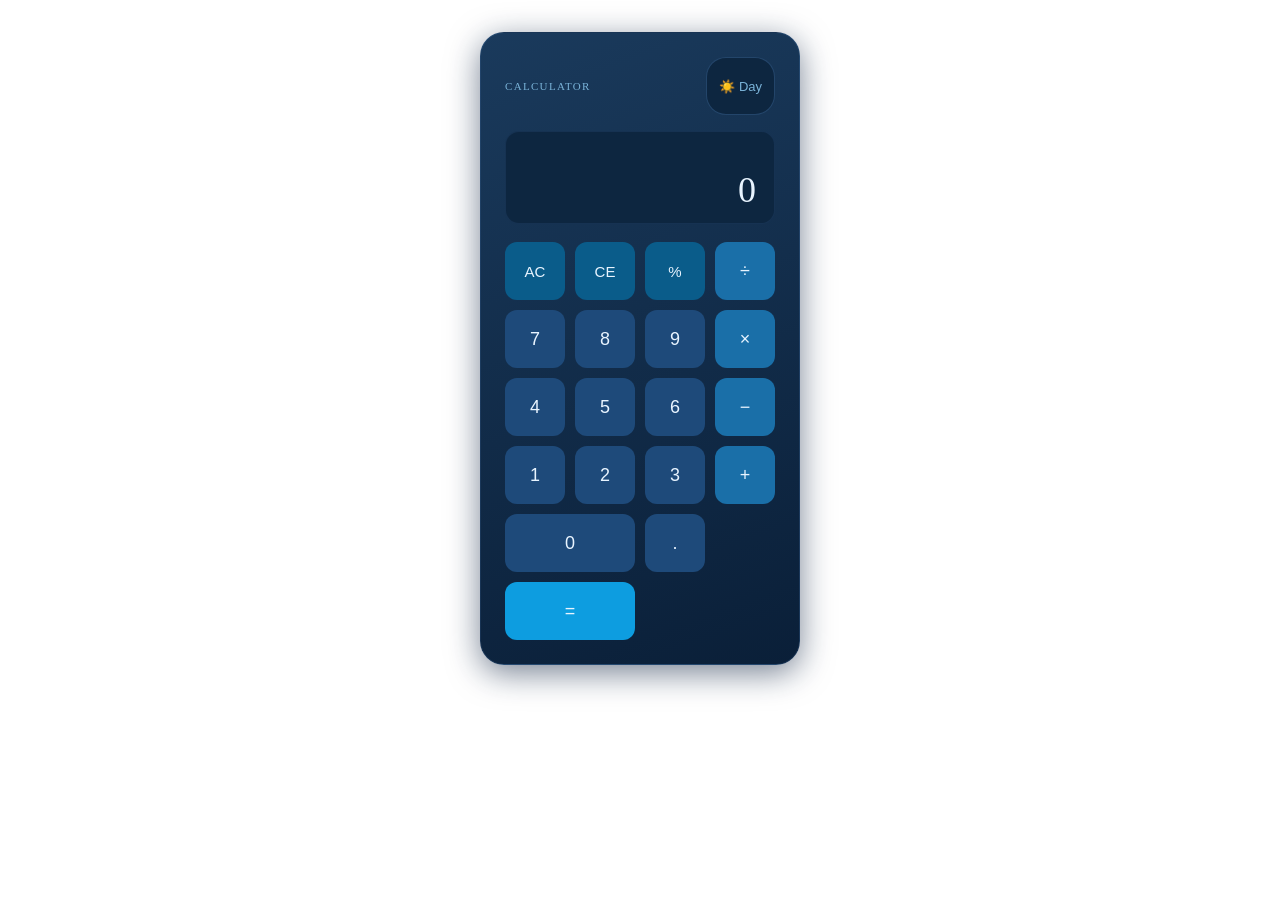
<file: calculator/index.html>
<!DOCTYPE html>
<html lang="en">

<head>
    <meta charset="UTF-8">
    <meta name="viewport" content="width=device-width, initial-scale=1.0">
    <link rel="stylesheet" href="style.css">
    <title>Calculator</title>
</head>

<body>
    <div class="wrapper">
        <div class="calc" id="calc">
            <div class="top-bar">
                <span class="label">Calculator</span>
                <button class="toggle" onclick="toggleMode()" id="modeBtn">☀️ Day</button>
            </div>
            <div class="display">
                <div class="expr" id="expr"></div>
                <div class="result" id="result">0</div>
            </div>
            <div class="grid">
                <button class="btn-clear" onclick="clearAll()">AC</button>
                <button class="btn-clear" onclick="clearEntry()">CE</button>
                <button class="btn-clear" onclick="percent()">%</button>
                <button class="btn-op" onclick="pressOp('/')">÷</button>

                <button class="btn-num" onclick="pressNum('7')">7</button>
                <button class="btn-num" onclick="pressNum('8')">8</button>
                <button class="btn-num" onclick="pressNum('9')">9</button>
                <button class="btn-op" onclick="pressOp('×')">×</button>

                <button class="btn-num" onclick="pressNum('4')">4</button>
                <button class="btn-num" onclick="pressNum('5')">5</button>
                <button class="btn-num" onclick="pressNum('6')">6</button>
                <button class="btn-op" onclick="pressOp('-')">−</button>

                <button class="btn-num" onclick="pressNum('1')">1</button>
                <button class="btn-num" onclick="pressNum('2')">2</button>
                <button class="btn-num" onclick="pressNum('3')">3</button>
                <button class="btn-op" onclick="pressOp('+')">+</button>

                <button class="btn-num btn-zero" onclick="pressNum('0')">0</button>
                <button class="btn-num" onclick="pressDot()">.</button>
                <button class="btn-eq" onclick="calculate()">=</button>
            </div>
        </div>
    </div>
    <script src="script.js"></script>

</body>

</html>
</file>
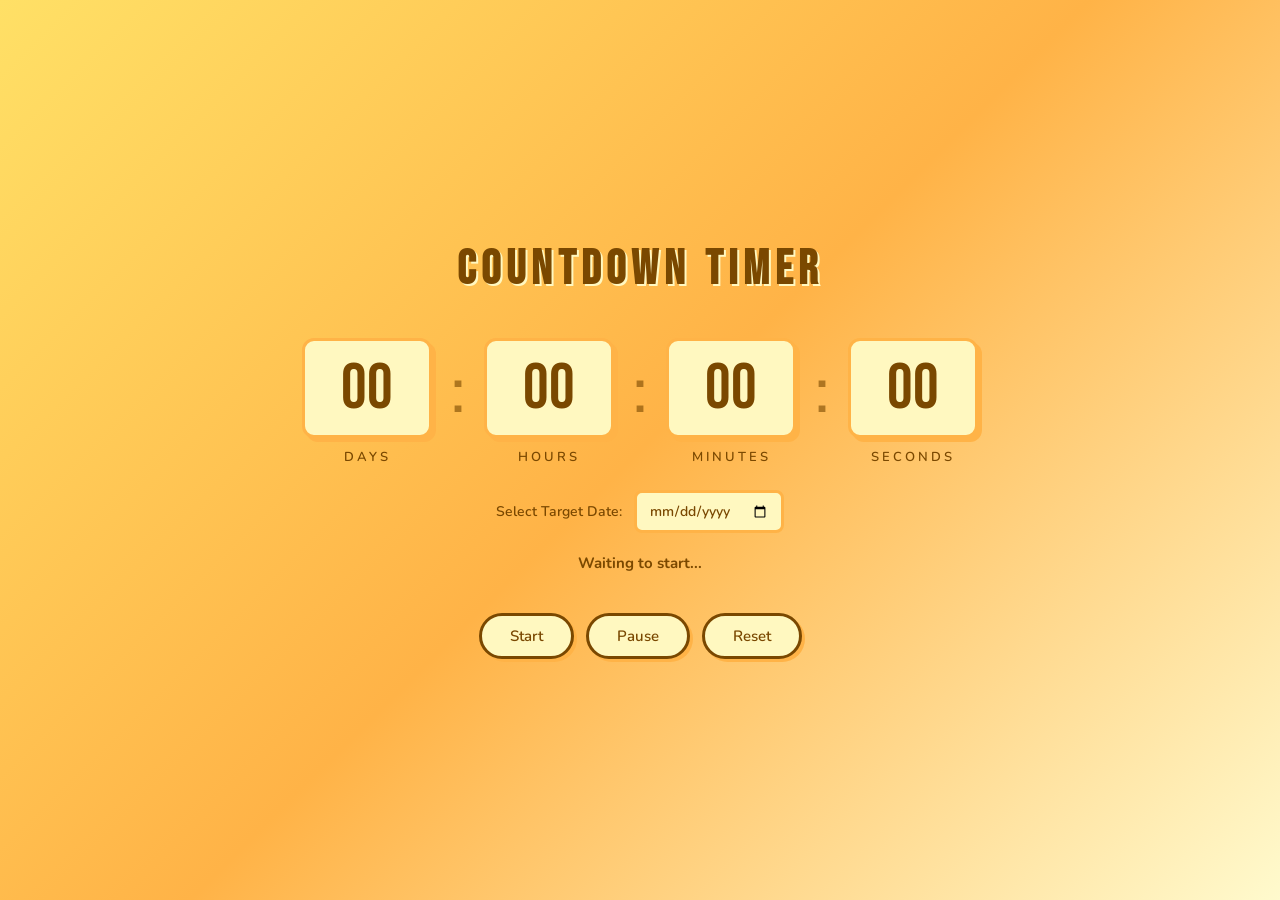
<file: countdown-timer/index.html>
<!DOCTYPE html>
<html lang="en">

<head>
  <meta charset="UTF-8" />
  <meta name="viewport" content="width=device-width, initial-scale=1.0" />
  <title>Countdown Timer</title>

  <link href="https://fonts.googleapis.com/css2?family=Bebas+Neue&family=Nunito:wght@400;600&display=swap"
    rel="stylesheet" />
  <link rel="stylesheet" href="style.css">
</head>

<body>

  <h1>Countdown Timer</h1>
  <div class="timer-wrapper">
    <div class="unit">
      <p id="days">00</p>
      <span class="label">Days</span>
    </div>

    <div class="separator">:</div>

    <div class="unit">
      <p id="hours">00</p>
      <span class="label">Hours</span>
    </div>

    <div class="separator">:</div>

    <div class="unit">
      <p id="minutes">00</p>
      <span class="label">Minutes</span>
    </div>

    <div class="separator">:</div>

    <div class="unit">
      <p id="seconds">00</p>
      <span class="label">Seconds</span>
    </div>
  </div>

  <!-- DATE SELECTION -->
  <div class="set-row">
    Select Target Date:
    <input type="date" id="targetDate">
  </div>

  <div class="status" id="statusText">
    Waiting to start...
  </div>

  <div class="controls">
    <button onclick="startTimer()">Start</button>
    <button onclick="pauseTimer()">Pause</button>
    <button onclick="resetTimer()">Reset</button>
  </div>

  <script src="script.js"></script>
</body>
</html>
</file>
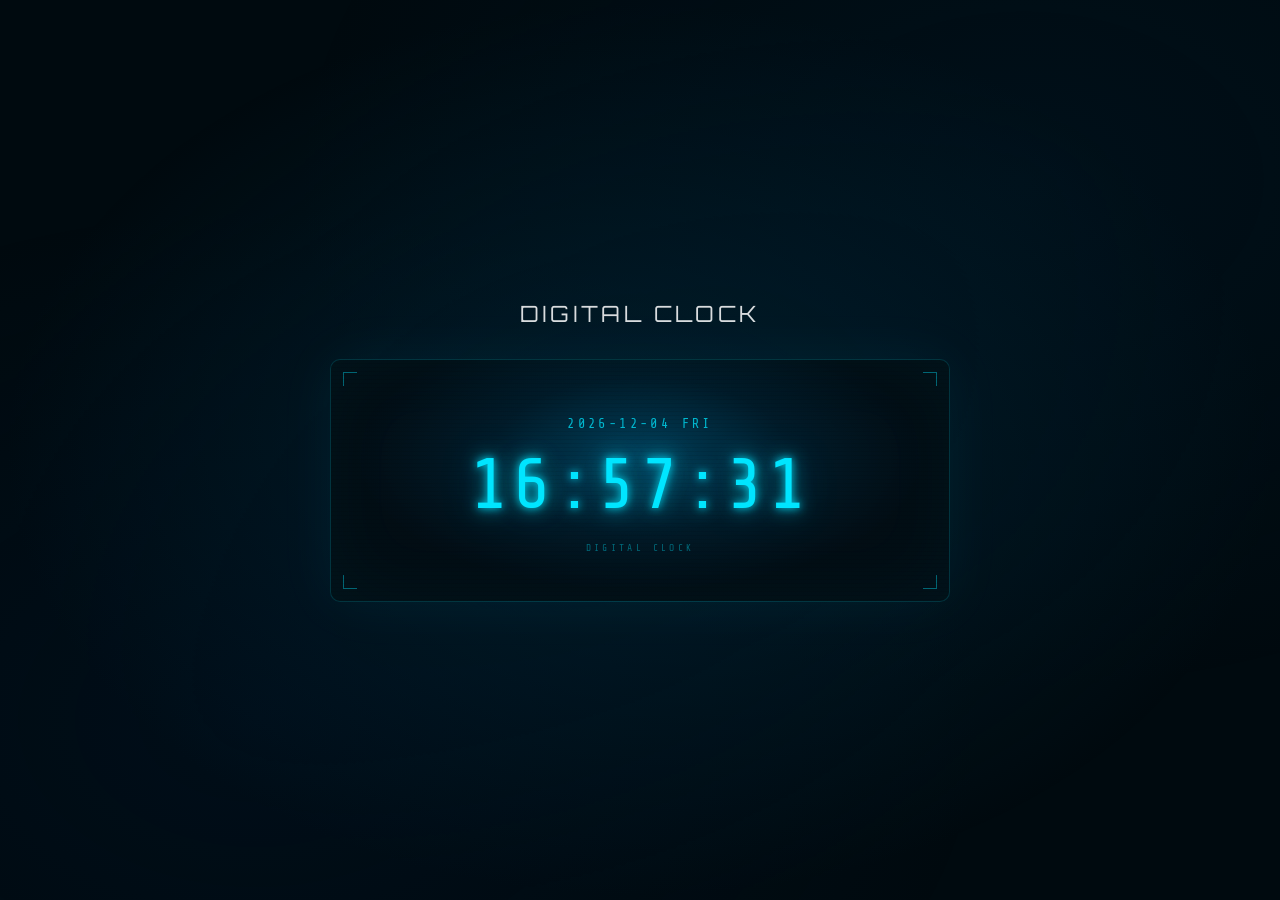
<file: digital-clock/index.html>
<!DOCTYPE html>
<html lang="en">

<head>
  <meta charset="UTF-8" />
  <meta name="viewport" content="width=device-width, initial-scale=1.0" />
  <title>Digital Clock</title>
  <link href="https://fonts.googleapis.com/css2?family=Share+Tech+Mono&family=Orbitron:wght@400;700&display=swap"
    rel="stylesheet" />
  <link rel="stylesheet" href="style.css" />
</head>

<body>
  <div class="stars" id="stars"></div>

  <h1 class="page-title">Digital Clock</h1>

  <div class="clock-wrapper">
    <div class="clock-card">
      <div class="corner tl"></div>
      <div class="corner tr"></div>
      <div class="corner bl"></div>
      <div class="corner br"></div>

      <div class="date-display" id="date">2026-05-12 TUE</div>
      <div class="time-display" id="time">00<span class="colon">:</span>00<span class="colon">:</span>00</div>
      <div class="label">Digital Clock</div>
    </div>
  </div>
  <script src="script.js"></script>
</body>

</html>
</file>
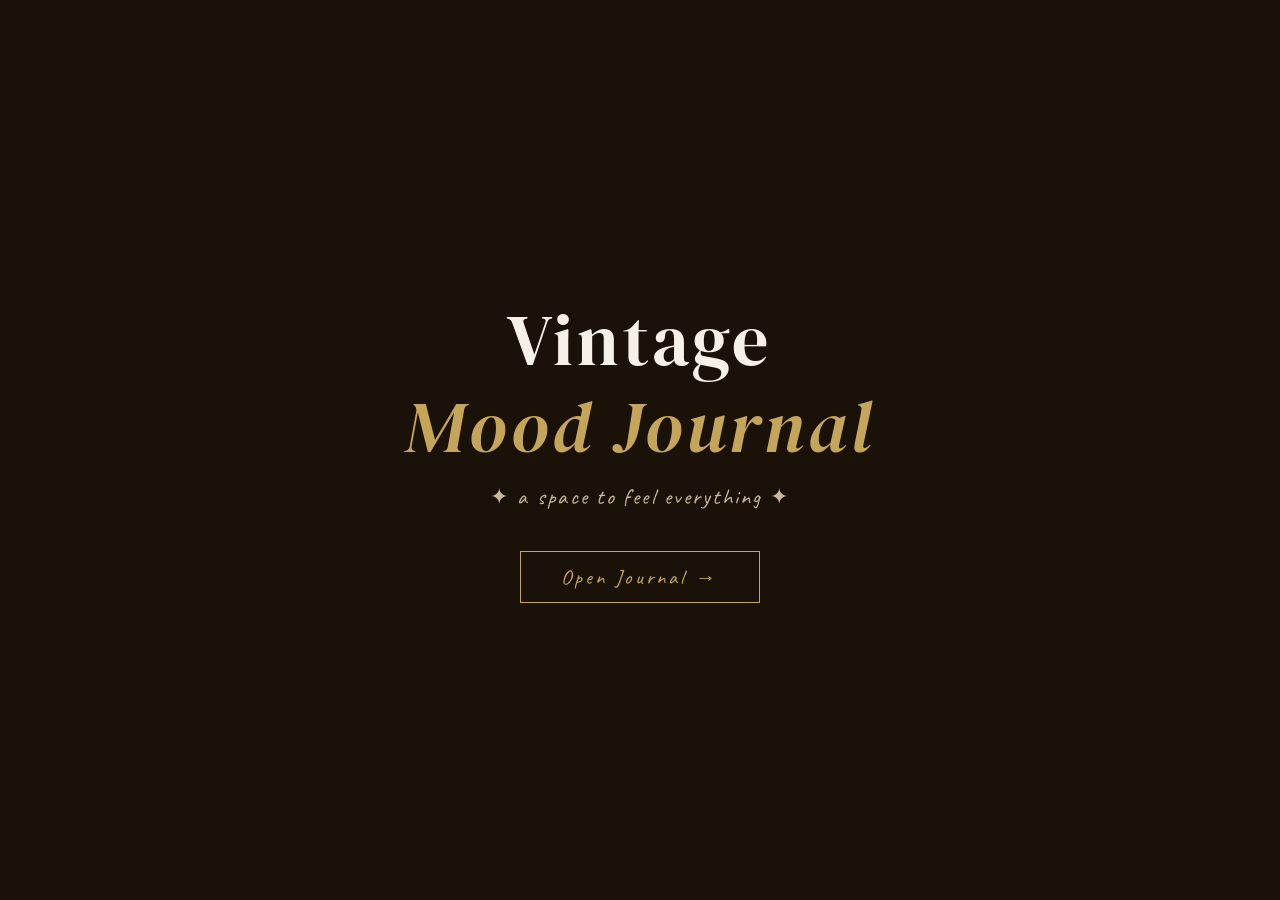
<file: journal/index.html>
<!DOCTYPE html>
<html lang="en">
<head>
<meta charset="UTF-8">
<meta name="viewport" content="width=device-width, initial-scale=1.0">
<title>Vintage Mood Journal ✦</title>
<link href="https://fonts.googleapis.com/css2?family=Playfair+Display:ital,wght@0,400;0,700;1,400&family=Caveat:wght@400;600;700&family=Libre+Baskerville:ital@1&family=DM+Serif+Display:ital@0;1&family=Crimson+Pro:ital,wght@0,300;1,300&display=swap" rel="stylesheet">
<link rel="stylesheet" href="style.css">
</head>
<body>

<div id="particles-container"></div>
<canvas id="rain-canvas"></canvas>

<div id="toast">✨ Saved to your journal!</div>
<div id="splash">
  <div class="splash-title">Vintage<br><em>Mood Journal</em></div>
  <div class="splash-sub">✦ a space to feel everything ✦</div>
  <button class="enter-btn" onclick="enterApp()">Open Journal →</button>
</div>

<div id="app">
  <button id="menu-toggle" onclick="toggleSidebar()">☰</button>
  <nav id="sidebar">
    <div class="sidebar-logo">
      <h1>Vintage<br><em>Mood Journal</em></h1>
      <span>✦ a space to feel everything</span>
    </div>
    <div class="nav-section">
      <h3>Navigate</h3>
      <button class="nav-btn active" onclick="showView('calendar-view', this)"></span> Calendar</button>
      <button class="nav-btn" onclick="showView('entry-view', this)"></span> New Entry</button>
      <button class="nav-btn" onclick="showView('entries-view', this)"></span> My Journal</button>
    </div>
    <div class="nav-section">
      <h3>Vibes</h3>
      <button class="nav-btn" onclick="toggleRain()"><span id="rain-label">Rain On</span></button>
      <button class="nav-btn" onclick="toggleParticles()"><span id="particle-label">Sparkles On</span></button>
    </div>
    <div class="mood-legend">
      <h3>Mood Key</h3>
      <div class="mood-dot-row"><div class="mood-dot" style="background:#f4c842"></div> happy</div>
      <div class="mood-dot-row"><div class="mood-dot" style="background:#8aa5b5"></div> tired</div>
      <div class="mood-dot-row"><div class="mood-dot" style="background:#c8a0d8"></div> chaotic</div>
      <div class="mood-dot-row"><div class="mood-dot" style="background:#e8a0a0"></div> romanticizing life</div>
      <div class="mood-dot-row"><div class="mood-dot" style="background:#7a9478"></div> engineering cooked me</div>
    </div>
  </nav>

  <div id="main">

    <!-- CALENDAR VIEW -->
    <div id="calendar-view" class="view active">
      <div class="page-header">
        <h2><em>Memory</em> Calendar</h2>
      </div>
      <div class="cal-month-nav">
        <button onclick="changeMonth(-1)">← Prev</button>
        <span id="cal-month-label"></span>
        <button onclick="changeMonth(1)">Next →</button>
      </div>
      <div class="cal-grid" id="cal-grid">
      </div>
    </div>

    <!-- NEW ENTRY VIEW -->
    <div id="entry-view" class="view">
      <div class="page-header">
        <h2>New <em>Entry</em></h2>
      </div>
      <div class="entry-canvas">
        <div class="theme-selector">
          <button class="theme-btn vintage active" onclick="setTheme('vintage', this)">🍂 Vintage</button>
          <button class="theme-btn notebook" onclick="setTheme('notebook', this)">📓 Notebook</button>
          <button class="theme-btn dark-academia" onclick="setTheme('dark-academia', this)">🕯️ Dark Academia</button>
          <button class="theme-btn pastel" onclick="setTheme('pastel', this)">🌸 Pastel</button>
          <button class="theme-btn polaroid" onclick="setTheme('polaroid', this)">📷 Polaroid</button>
        </div>

        <div class="journal-paper paper-vintage corner-fold" id="journal-paper">
          <div class="entry-header-row">
            <div class="entry-date-block">
              <div class="entry-date-display" id="display-date"></div>
              <div class="entry-day-display" id="display-day"></div>
            </div>
            <div>
              <div style="font-family:'Caveat',cursive;font-size:0.8rem;opacity:0.6;margin-bottom:6px;letter-spacing:0.1em;">TODAY'S MOOD ✦</div>
              <div class="mood-picker-row" id="mood-picker"></div>
            </div>
          </div>
          <input class="quote-input" id="quote-input" placeholder="✦ add a quote, a lyric, a feeling... ✦" maxlength="120">
          <div class="paper-divider"><span>❧</span></div>
          <textarea class="journal-textarea" id="journal-text" placeholder="dear journal,

today was...

(write anything — your thoughts, observations, moments worth keeping)"></textarea>

          <div class="paper-divider" style="margin-top:20px"><span>✿</span></div>
          <div class="photo-zone" id="photo-zone">
            <div class="upload-btn-area" onclick="document.getElementById('file-input').click()">
              <span class="plus">+</span>
              <span>add photo</span>
            </div>
          </div>
          <div class="song-row">
            <span class="song-icon">🎵</span>
            <input class="song-input" id="song-input" placeholder="song you're vibing to...">
          </div>
        </div>

        <div class="sticker-panel">
          <h3>✦ DRAG STICKERS ONTO YOUR PAGE ✦</h3>
          <div class="sticker-categories" id="sticker-categories"></div>
          <div class="sticker-grid" id="sticker-grid"></div>
        </div>

        <div class="save-row">
          <button class="btn-primary" onclick="saveEntry()"> Save Entry</button>
          <button class="btn-secondary" onclick="clearEntry()">↺ Clear</button>
        </div>
      </div>
    </div>

    <div id="entries-view" class="view">
      <div class="page-header">
        <h2> My <em>Journal</em></h2>
      </div>
      <div class="stats-banner" id="stats-banner"></div>
      <div class="entries-grid" id="entries-grid"></div>
      <div id="no-entries" style="display:none;font-family:'Caveat',cursive;color:var(--warm-tan);font-size:1.3rem;text-align:center;padding:60px;opacity:0.6;">
        No entries yet ✦ Start writing your story 🌿
      </div>
    </div>

    <div id="detail-view" class="view">
      <button class="back-btn" onclick="showView('entries-view', null)">← Back to Journal</button>
      <div id="detail-content"></div>
    </div>

  </div>
</div>

<input type="file" id="file-input" accept="image/*" multiple onchange="handleFileUpload(event)">

<script src="script.js"></script>
</body>
</html>
</file>
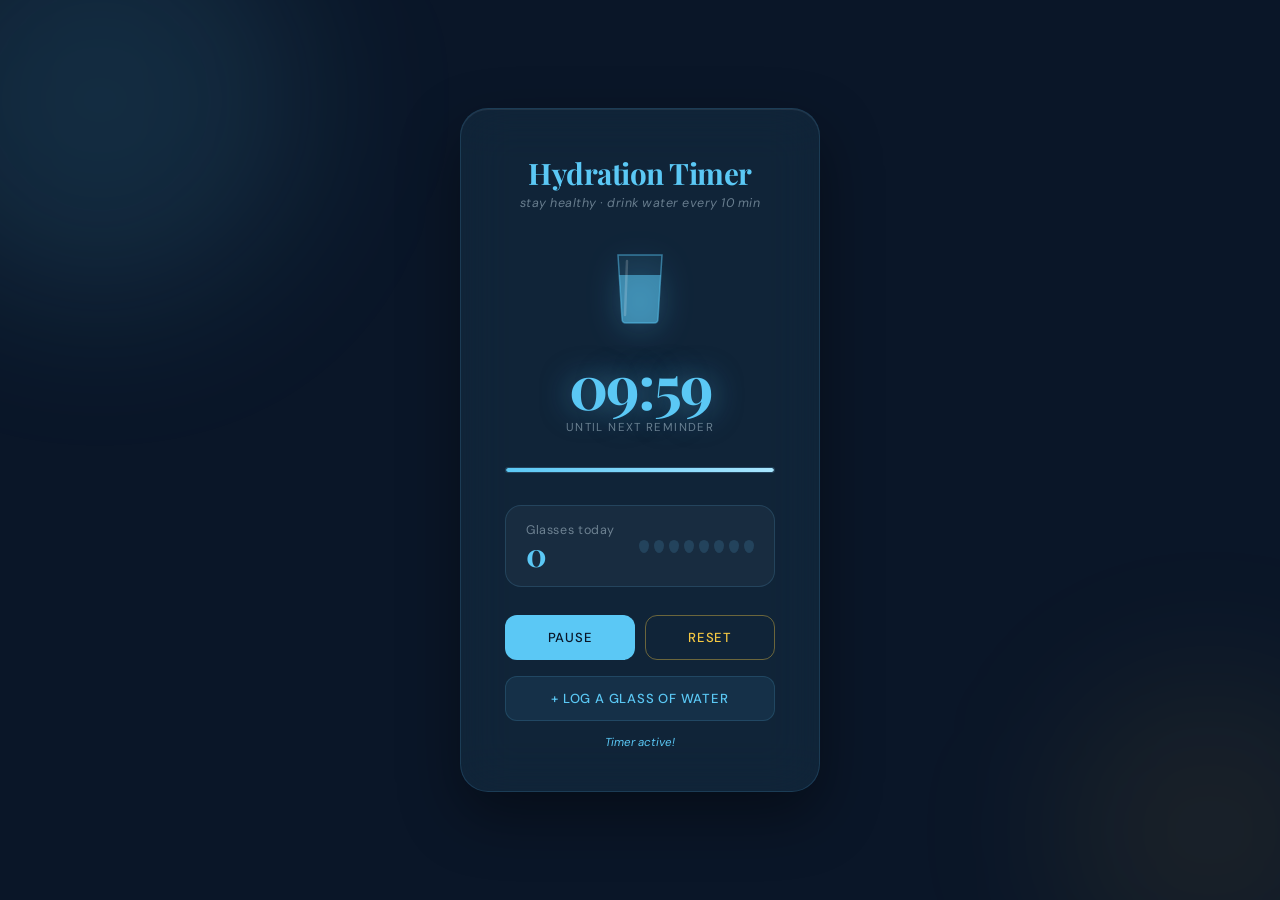
<file: water-reminder/index.html>
<!DOCTYPE html>
<html lang="en">
<head>
<meta charset="UTF-8">
<meta name="viewport" content="width=device-width, initial-scale=1.0">
<title>Hydration Timer</title>
<link href="https://fonts.googleapis.com/css2?family=Playfair+Display:ital,wght@0,400;0,700;1,400&family=DM+Sans:wght@300;400;500&display=swap" rel="stylesheet">
<link rel="stylesheet" href="style.css">
</head>
<body>

<div class="card">
  <div class="card-header">
    <div class="title">Hydration Timer</div>
    <div class="subtitle">stay healthy · drink water every 10 min</div>
  </div>

  <div class="glass-wrap">
    <div class="water-glass">
      <svg viewBox="0 0 64 80" fill="none" xmlns="http://www.w3.org/2000/svg">
        <path d="M10 8 L14 72 Q14 76 18 76 L46 76 Q50 76 50 72 L54 8 Z" fill="rgba(91,200,245,0.08)" stroke="rgba(91,200,245,0.5)" stroke-width="1.5"/>
        <clipPath id="glassClip">
          <path d="M10 8 L14 72 Q14 76 18 76 L46 76 Q50 76 50 72 L54 8 Z"/>
        </clipPath>
        <rect class="water-fill" x="8" y="28" width="48" height="52" fill="rgba(91,200,245,0.55)" clip-path="url(#glassClip)"/>
        <line x1="19" y1="14" x2="17" y2="68" stroke="rgba(255,255,255,0.18)" stroke-width="2.5" stroke-linecap="round"/>
      </svg>
    </div>
  </div>

  <div class="timer-display">
    <div class="timer-num" id="timer">10:00</div>
    <div class="timer-label">until next reminder</div>
  </div>

  <div class="progress-wrap">
    <div class="progress-bar" id="progress"></div>
  </div>

  <div class="count-box">
    <div>
      <div class="count-label">Glasses today</div>
      <div class="count-num" id="count">0</div>
    </div>
    <div class="droplets" id="drops"></div>
  </div>

  <div class="btns">
    <button class="btn btn-primary" id="pauseBtn" onclick="togglePause()">Pause</button>
    <button class="btn btn-outline" onclick="resetTimer()">Reset</button>
  </div>
  <button class="btn btn-log" onclick="logGlass()">+ Log a glass of water</button>

  <div class="status active" id="status">Timer active!</div>
</div>

<script src="script.js"></script>
</body>
</html>
</file>
<file: calculator/style.css>
:root {
      --calc-bg-start: #1a3a5c;
      --calc-bg-end: #0a1f38;
      --display-bg: #0d2640;
      --btn-num: #1e4a7a;
      --btn-num-hover: #245a94;
      --btn-op: #1a6fa8;
      --btn-op-hover: #2080c0;
      --btn-eq: #0d9de0;
      --btn-eq-hover: #10b5ff;
      --btn-clear: #0a5c8a;
      --btn-clear-hover: #0d6ea5;
      --text-main: #e8f4ff;
      --text-muted: #7ab3d8;
      --shadow: 0 8px 32px rgba(10, 30, 60, 0.55);
      --toggle-bg: #0d2640;
      --mode-icon: "☀️";
  }

  .night-mode {
      --calc-bg-start: #0a1520;
      --calc-bg-end: #030a14;
      --display-bg: #050f1a;
      --btn-num: #0d2a45;
      --btn-num-hover: #12355a;
      --btn-op: #0d4a72;
      --btn-op-hover: #105a8a;
      --btn-eq: #0a6a9e;
      --btn-eq-hover: #0c80be;
      --btn-clear: #072845;
      --btn-clear-hover: #0a3555;
      --text-main: #b0d8f8;
      --text-muted: #4a7a9c;
      --shadow: 0 8px 40px rgba(0, 5, 15, 0.85);
      --toggle-bg: #050f1a;
      --mode-icon: "🌙";
  }

  * {
      box-sizing: border-box;
      margin: 0;
      padding: 0;
  }

  body,
  html {
      background: transparent;
  }

  .wrapper {
      display: flex;
      justify-content: center;
      align-items: flex-start;
      padding: 2rem 1rem 2.5rem;
      min-height: 520px;
  }

  .calc {
      background: linear-gradient(160deg, var(--calc-bg-start), var(--calc-bg-end));
      border-radius: 24px;
      padding: 24px;
      width: 320px;
      box-shadow: var(--shadow);
      border: 1px solid rgba(100, 160, 230, 0.15);
      transition: background 0.4s, box-shadow 0.4s;
  }

  .top-bar {
      display: flex;
      justify-content: space-between;
      align-items: center;
      margin-bottom: 16px;
  }

  .label {
      font-size: 11px;
      font-weight: 500;
      color: var(--text-muted);
      letter-spacing: 0.12em;
      text-transform: uppercase;
  }

  .toggle {
      background: var(--toggle-bg);
      border: 1px solid rgba(100, 160, 230, 0.25);
      border-radius: 20px;
      padding: 5px 12px;
      cursor: pointer;
      font-size: 13px;
      color: var(--text-muted);
      display: flex;
      align-items: center;
      gap: 6px;
      transition: background 0.3s, border 0.3s;
  }

  .toggle:hover {
      border-color: rgba(100, 160, 230, 0.5);
  }

  .display {
      background: var(--display-bg);
      border-radius: 14px;
      padding: 16px 18px 12px;
      margin-bottom: 18px;
      border: 1px solid rgba(100, 160, 230, 0.1);
      min-height: 90px;
      display: flex;
      flex-direction: column;
      justify-content: flex-end;
      align-items: flex-end;
      transition: background 0.4s;
  }

  .expr {
      font-size: 13px;
      color: var(--text-muted);
      min-height: 18px;
      word-break: break-all;
      text-align: right;
      margin-bottom: 4px;
  }

  .result {
      font-size: 36px;
      font-weight: 400;
      color: var(--text-main);
      word-break: break-all;
      text-align: right;
      line-height: 1.15;
  }

  .grid {
      display: grid;
      grid-template-columns: repeat(4, 1fr);
      gap: 10px;
  }

  button {
      border: none;
      outline: none;
      cursor: pointer;
      border-radius: 12px;
      font-size: 18px;
      font-weight: 400;
      height: 58px;
      transition: background 0.18s, transform 0.1s;
      color: var(--text-main);
  }

  button:active {
      transform: scale(0.94);
  }

  .btn-num {
      background: var(--btn-num);
  }

  .btn-num:hover {
      background: var(--btn-num-hover);
  }

  .btn-op {
      background: var(--btn-op);
  }

  .btn-op:hover {
      background: var(--btn-op-hover);
  }

  .btn-clear {
      background: var(--btn-clear);
      font-size: 15px;
  }

  .btn-clear:hover {
      background: var(--btn-clear-hover);
  }

  .btn-eq {
      background: var(--btn-eq);
      grid-column: span 2;
  }

  .btn-eq:hover {
      background: var(--btn-eq-hover);
  }

  .btn-zero {
      grid-column: span 2;
  }

  .error {
      color: #ff7a7a;
      font-size: 14px;
  }
</file>
<file: countdown-timer/style.css>
* {
      box-sizing: border-box;
      margin: 0;
      padding: 0;
    }

    body {
      background: linear-gradient(135deg, #ffe066, #ffb347, #fffacd);
      min-height: 100vh;
      font-family: 'Nunito', sans-serif;
      display: flex;
      flex-direction: column;
      align-items: center;
      justify-content: center;
      padding: 20px;
    }

    h1 {
      font-family: 'Bebas Neue', sans-serif;
      font-size: 48px;
      letter-spacing: 6px;
      color: #7a4800;
      margin-bottom: 40px;
      text-shadow: 2px 2px 0 #fff8c0;
    }

    .timer-wrapper {
      display: flex;
      gap: 20px;
      flex-wrap: wrap;
      justify-content: center;
    }

    .unit {
      display: flex;
      flex-direction: column;
      align-items: center;
      gap: 10px;
    }

    p {
      background-color: #fff8c0;
      border: 3px solid #ffb347;
      border-radius: 12px;
      display: inline-flex;
      font-family: 'Bebas Neue', sans-serif;
      font-size: 64px;
      height: 100px;
      width: 130px;
      justify-content: center;
      align-items: center;
      color: #7a4800;
      box-shadow: 4px 4px 0 #ffb347;
    }

    .label {
      font-size: 13px;
      font-weight: 600;
      letter-spacing: 3px;
      text-transform: uppercase;
      color: #7a4800;
    }

    .separator {
      font-family: 'Bebas Neue', sans-serif;
      font-size: 64px;
      color: #7a4800;
      align-self: flex-start;
      margin-top: 16px;
      opacity: 0.6;
    }

    .controls {
      margin-top: 40px;
      display: flex;
      gap: 12px;
      flex-wrap: wrap;
      justify-content: center;
    }

    button {
      font-family: 'Nunito', sans-serif;
      font-weight: 600;
      font-size: 15px;
      padding: 10px 28px;
      border: 3px solid #7a4800;
      border-radius: 30px;
      cursor: pointer;
      background: #fff8c0;
      color: #7a4800;
      box-shadow: 3px 3px 0 #ffb347;
      transition: transform 0.1s, box-shadow 0.1s;
    }

    button:hover {
      transform: translate(-1px, -1px);
      box-shadow: 4px 4px 0 #ffb347;
    }

    button:active {
      transform: translate(2px, 2px);
      box-shadow: 1px 1px 0 #ffb347;
    }

    .set-row {
      margin-top: 24px;
      display: flex;
      align-items: center;
      gap: 12px;
      font-size: 14px;
      font-weight: 600;
      color: #7a4800;
      flex-wrap: wrap;
      justify-content: center;
    }

    .set-row input {
      padding: 8px 12px;
      border: 3px solid #ffb347;
      border-radius: 8px;
      background: #fff8c0;
      font-family: 'Nunito', sans-serif;
      font-size: 14px;
      font-weight: 600;
      color: #7a4800;
      outline: none;
    }

    .status {
      margin-top: 20px;
      font-size: 15px;
      font-weight: 700;
      color: #7a4800;
    }
</file>
<file: digital-clock/style.css>
*,
 *::before,
 *::after {
     box-sizing: border-box;
     margin: 0;
     padding: 0;
 }

 :root {
     --glow-cyan: #00e5ff;
     --glow-dim: rgba(0, 229, 255, 0.15);
     --bg-deep: #000a0f;
     --bg-card: #020d14;
     --border-color: rgba(0, 229, 255, 0.18);
 }

 body {
     min-height: 100vh;
     display: flex;
     flex-direction: column;
     align-items: center;
     justify-content: center;
     background: var(--bg-deep);
     font-family: 'Share Tech Mono', monospace;
     overflow: hidden;
     position: relative;
 }

 /* Starfield background */
 body::before {
     content: '';
     position: fixed;
     inset: 0;
     background:
         radial-gradient(ellipse at 50% 50%, rgba(0, 40, 60, 0.6) 0%, transparent 70%),
         radial-gradient(ellipse at 20% 80%, rgba(0, 20, 40, 0.4) 0%, transparent 50%),
         radial-gradient(ellipse at 80% 20%, rgba(0, 30, 50, 0.3) 0%, transparent 50%);
     pointer-events: none;
 }

 /* Stars */
 .stars {
     position: fixed;
     inset: 0;
     pointer-events: none;
     z-index: 0;
 }

 .star {
     position: absolute;
     width: 2px;
     height: 2px;
     background: white;
     border-radius: 50%;
     opacity: 0;
     animation: twinkle var(--dur, 3s) ease-in-out infinite var(--delay, 0s);
 }

 @keyframes twinkle {

     0%,
     100% {
         opacity: 0;
     }

     50% {
         opacity: var(--max-opacity, 0.7);
     }
 }

 h1.page-title {
     font-family: 'Orbitron', monospace;
     font-weight: 400;
     font-size: 1.4rem;
     color: rgba(255, 255, 255, 0.85);
     letter-spacing: 0.15em;
     margin-bottom: 32px;
     text-transform: uppercase;
     position: relative;
     z-index: 2;
 }

 .clock-wrapper {
     position: relative;
     z-index: 2;
     width: min(620px, 92vw);
 }

 .clock-card {
     background: radial-gradient(ellipse at 50% 40%, rgba(0, 60, 90, 0.55) 0%, rgba(2, 13, 20, 0.95) 65%);
     border: 1px solid var(--border-color);
     border-radius: 10px;
     padding: 56px 40px 48px;
     display: flex;
     flex-direction: column;
     align-items: center;
     gap: 18px;
     position: relative;
     overflow: hidden;
     box-shadow:
         0 0 60px rgba(0, 229, 255, 0.06),
         inset 0 0 80px rgba(0, 229, 255, 0.04);
 }

 /* Subtle glow center */
 .clock-card::before {
     content: '';
     position: absolute;
     top: 40%;
     left: 50%;
     transform: translate(-50%, -50%);
     width: 300px;
     height: 160px;
     background: radial-gradient(ellipse, rgba(0, 140, 180, 0.18) 0%, transparent 70%);
     pointer-events: none;
 }

 /* Scan line effect */
 .clock-card::after {
     content: '';
     position: absolute;
     inset: 0;
     background: repeating-linear-gradient(to bottom,
             transparent,
             transparent 3px,
             rgba(0, 0, 0, 0.08) 3px,
             rgba(0, 0, 0, 0.08) 4px);
     pointer-events: none;
     border-radius: 10px;
 }

 .date-display {
     font-family: 'Share Tech Mono', monospace;
     font-size: 0.85rem;
     letter-spacing: 0.25em;
     color: rgba(0, 229, 255, 0.75);
     text-transform: uppercase;
     position: relative;
     z-index: 1;
 }

 .time-display {
     font-family: 'Share Tech Mono', monospace;
     font-size: clamp(3rem, 10vw, 4.5rem);
     letter-spacing: 0.05em;
     color: var(--glow-cyan);
     text-shadow:
         0 0 8px rgba(0, 229, 255, 0.9),
         0 0 20px rgba(0, 229, 255, 0.6),
         0 0 45px rgba(0, 229, 255, 0.3),
         0 0 80px rgba(0, 229, 255, 0.1);
     animation: pulse-glow 2s ease-in-out infinite;
     position: relative;
     z-index: 1;
     line-height: 1;
 }

 @keyframes pulse-glow {

     0%,
     100% {
         text-shadow:
             0 0 8px rgba(0, 229, 255, 0.9),
             0 0 20px rgba(0, 229, 255, 0.6),
             0 0 45px rgba(0, 229, 255, 0.3),
             0 0 80px rgba(0, 229, 255, 0.1);
     }

     50% {
         text-shadow:
             0 0 10px rgba(0, 229, 255, 1),
             0 0 28px rgba(0, 229, 255, 0.75),
             0 0 60px rgba(0, 229, 255, 0.4),
             0 0 100px rgba(0, 229, 255, 0.15);
     }
 }

 /* Blinking colon */
 .colon {
     animation: blink 1s step-end infinite;
     display: inline-block;
 }

 @keyframes blink {

     0%,
     100% {
         opacity: 1;
     }

     50% {
         opacity: 0.15;
     }
 }

 .label {
     font-family: 'Share Tech Mono', monospace;
     font-size: 0.6rem;
     letter-spacing: 0.35em;
     color: rgba(0, 229, 255, 0.4);
     text-transform: uppercase;
     position: relative;
     z-index: 1;
     margin-top: 4px;
 }

 /* Decorative corner marks */
 .corner {
     position: absolute;
     width: 14px;
     height: 14px;
     border-color: rgba(0, 229, 255, 0.4);
     border-style: solid;
 }

 .corner.tl {
     top: 12px;
     left: 12px;
     border-width: 1px 0 0 1px;
 }

 .corner.tr {
     top: 12px;
     right: 12px;
     border-width: 1px 1px 0 0;
 }

 .corner.bl {
     bottom: 12px;
     left: 12px;
     border-width: 0 0 1px 1px;
 }

 .corner.br {
     bottom: 12px;
     right: 12px;
     border-width: 0 1px 1px 0;
 }
</file>
<file: journal/style.css>
:root {
    --cream: #f5f0e8;
    --parchment: #ede6d3;
    --warm-tan: #c9b99a;
    --sage: #7a9478;
    --dusty-rose: #c8998a;
    --aged-brown: #6b4c35;
    --ink: #2c1f14;
    --gold: #c5a55a;
    --muted-green: #5a7a5e;
    --faded-blue: #8aa5b5;
    --lavender: #b5a8c8;
  }

  * { margin: 0; padding: 0; box-sizing: border-box; }

  body {
    background: #1a1208;
    font-family: 'Crimson Pro', serif;
    min-height: 100vh;
    overflow-x: hidden;
    cursor: url("data:image/svg+xml,%3Csvg xmlns='http://www.w3.org/2000/svg' width='20' height='20' viewBox='0 0 20 20'%3E%3Ccircle cx='10' cy='10' r='3' fill='%23c5a55a' opacity='0.8'/%3E%3C/svg%3E") 10 10, auto;
  }

  /* Ambient floating particles */
  .particle { position: fixed; pointer-events: none; z-index: 0; opacity: 0; animation: floatUp linear infinite; font-size: 14px; }
  @keyframes floatUp {
    0% { opacity: 0; transform: translateY(100vh) rotate(0deg); }
    10% { opacity: 0.4; }
    90% { opacity: 0.2; }
    100% { opacity: 0; transform: translateY(-20px) rotate(360deg); }
  }

  /* ===== SPLASH SCREEN ===== */
  #splash {
    position: fixed; inset: 0; z-index: 999;
    background: #1a1208;
    display: flex; flex-direction: column; align-items: center; justify-content: center;
    transition: opacity 0.8s ease;
  }
  #splash .splash-title {
    font-family: 'DM Serif Display', serif;
    font-size: clamp(2rem, 6vw, 4.5rem);
    color: var(--cream);
    letter-spacing: 0.05em;
    text-align: center;
    line-height: 1.2;
  }
  #splash .splash-title em { color: var(--gold); font-style: italic; }
  #splash .splash-sub {
    font-family: 'Caveat', cursive;
    color: var(--warm-tan);
    font-size: 1.4rem;
    margin-top: 12px;
    letter-spacing: 0.1em;
  }
  #splash .splash-deco { font-size: 2.5rem; margin-bottom: 20px; animation: pulse 2s ease-in-out infinite; }
  @keyframes pulse { 0%,100%{transform:scale(1)} 50%{transform:scale(1.1)} }
  #splash .enter-btn {
    margin-top: 40px;
    padding: 12px 40px;
    background: transparent;
    border: 1.5px solid var(--gold);
    color: var(--gold);
    font-family: 'Caveat', cursive;
    font-size: 1.3rem;
    letter-spacing: 0.15em;
    cursor: pointer;
    transition: all 0.3s;
    position: relative;
    overflow: hidden;
  }
  #splash .enter-btn::before {
    content: ''; position: absolute; inset: 0;
    background: var(--gold); opacity: 0;
    transition: opacity 0.3s;
  }
  #splash .enter-btn:hover::before { opacity: 0.15; }
  #splash .enter-btn:hover { transform: translateY(-2px); box-shadow: 0 8px 30px rgba(197,165,90,0.3); }

  /* ===== MAIN APP ===== */
  #app { display: none; min-height: 100vh; }

  /* Sidebar / Nav */
  #sidebar {
    position: fixed; left: 0; top: 0; bottom: 0; width: 260px;
    background: #100d07;
    border-right: 1px solid rgba(197,165,90,0.2);
    z-index: 100;
    display: flex; flex-direction: column;
    padding: 24px 0;
    transition: transform 0.3s ease;
  }
  .sidebar-logo {
    padding: 0 24px 24px;
    border-bottom: 1px solid rgba(197,165,90,0.15);
  }
  .sidebar-logo h1 {
    font-family: 'DM Serif Display', serif;
    color: var(--cream);
    font-size: 1.3rem;
    line-height: 1.3;
  }
  .sidebar-logo h1 em { color: var(--gold); font-style: italic; }
  .sidebar-logo span { font-family: 'Caveat', cursive; color: var(--warm-tan); font-size: 0.85rem; }

  .nav-section { padding: 20px 24px 0; }
  .nav-section h3 { font-family: 'Caveat', cursive; color: var(--warm-tan); font-size: 0.75rem; letter-spacing: 0.2em; text-transform: uppercase; margin-bottom: 10px; }
  .nav-btn {
    display: flex; align-items: center; gap: 10px;
    width: 100%; padding: 10px 14px; margin-bottom: 4px;
    background: transparent; border: none;
    color: var(--cream); font-family: 'Caveat', cursive; font-size: 1.1rem;
    cursor: pointer; border-radius: 8px; text-align: left;
    transition: all 0.2s;
  }
  .nav-btn:hover, .nav-btn.active { background: rgba(197,165,90,0.12); color: var(--gold); }
  .nav-btn .icon { font-size: 1.2rem; width: 24px; text-align: center; }

  .mood-legend { padding: 20px 24px; margin-top: auto; border-top: 1px solid rgba(197,165,90,0.15); }
  .mood-legend h3 { font-family: 'Caveat', cursive; color: var(--warm-tan); font-size: 0.75rem; letter-spacing: 0.2em; text-transform: uppercase; margin-bottom: 10px; }
  .mood-dot-row { display: flex; align-items: center; gap: 8px; margin-bottom: 6px; font-family: 'Caveat', cursive; color: var(--warm-tan); font-size: 0.9rem; }
  .mood-dot { width: 10px; height: 10px; border-radius: 50%; flex-shrink: 0; }

  /* Main content area */
  #main {
    margin-left: 260px;
    min-height: 100vh;
    background: #1e1609;
    position: relative;
  }

  /* ===== VIEWS ===== */
  .view { display: none; padding: 40px; }
  .view.active { display: block; }

  /* Page header */
  .page-header {
    display: flex; align-items: center; justify-content: space-between;
    margin-bottom: 40px;
  }
  .page-header h2 {
    font-family: 'DM Serif Display', serif;
    color: var(--cream); font-size: 2rem;
    letter-spacing: 0.02em;
  }
  .page-header h2 em { color: var(--gold); font-style: italic; }

  /* ===== CALENDAR VIEW ===== */
  .cal-grid {
    display: grid; grid-template-columns: repeat(7, 1fr);
    gap: 8px; margin-top: 10px;
  }
  .cal-day-label {
    font-family: 'Caveat', cursive; color: var(--warm-tan);
    font-size: 0.8rem; letter-spacing: 0.1em; text-transform: uppercase;
    text-align: center; padding-bottom: 8px;
  }
  .cal-day {
    aspect-ratio: 1; border-radius: 12px;
    background: rgba(255,255,255,0.03);
    border: 1px solid rgba(197,165,90,0.1);
    display: flex; flex-direction: column; align-items: center; justify-content: center;
    cursor: pointer; transition: all 0.2s; position: relative;
    font-family: 'Caveat', cursive; color: var(--warm-tan); font-size: 1rem;
  }
  .cal-day:hover { border-color: var(--gold); transform: scale(1.05); }
  .cal-day.has-entry { border-color: rgba(197,165,90,0.4); }
  .cal-day.today { border-color: var(--gold); color: var(--gold); }
  .cal-day .mood-pip { width: 8px; height: 8px; border-radius: 50%; margin-top: 4px; }
  .cal-day.empty { opacity: 0; pointer-events: none; }
  .cal-month-nav { display: flex; align-items: center; gap: 20px; margin-bottom: 24px; }
  .cal-month-nav button { background: none; border: 1px solid rgba(197,165,90,0.3); color: var(--gold); padding: 6px 16px; font-family: 'Caveat', cursive; font-size: 1rem; cursor: pointer; border-radius: 6px; transition: all 0.2s; }
  .cal-month-nav button:hover { background: rgba(197,165,90,0.1); }
  .cal-month-nav span { font-family: 'DM Serif Display', serif; color: var(--cream); font-size: 1.4rem; }

  /* ===== NEW ENTRY VIEW ===== */
  .entry-canvas {
    max-width: 820px; margin: 0 auto;
    position: relative;
  }

  /* Theme selector */
  .theme-selector { display: flex; gap: 10px; margin-bottom: 24px; flex-wrap: wrap; }
  .theme-btn {
    padding: 8px 18px; border-radius: 20px; border: 1.5px solid transparent;
    font-family: 'Caveat', cursive; font-size: 1rem; cursor: pointer;
    transition: all 0.2s; white-space: nowrap;
  }
  .theme-btn.vintage { background: #c9b99a22; border-color: #c9b99a55; color: var(--warm-tan); }
  .theme-btn.notebook { background: #d4e8f022; border-color: #8aa5b555; color: var(--faded-blue); }
  .theme-btn.dark-academia { background: #2c1f1422; border-color: #6b4c3555; color: #c5a55a; }
  .theme-btn.pastel { background: #b5a8c822; border-color: #b5a8c855; color: var(--lavender); }
  .theme-btn.polaroid { background: #f5f0e822; border-color: #ede6d355; color: var(--parchment); }
  .theme-btn.active { transform: scale(1.05); filter: brightness(1.3); border-width: 2px; }

  /* Paper / Journal Page */
  .journal-paper {
    border-radius: 4px; padding: 50px 60px;
    position: relative; min-height: 700px;
    transition: all 0.4s ease;
    box-shadow: 4px 8px 40px rgba(0,0,0,0.6), 0 2px 0 rgba(255,255,255,0.05) inset;
  }

  /* Theme: vintage */
  .paper-vintage {
    background: #f2ead8;
    background-image: url("data:image/svg+xml,%3Csvg xmlns='http://www.w3.org/2000/svg' width='400' height='400'%3E%3Cfilter id='n'%3E%3CfeTurbulence type='fractalNoise' baseFrequency='0.65' numOctaves='3' stitchTiles='stitch'/%3E%3CfeColorMatrix type='saturate' values='0'/%3E%3C/filter%3E%3Crect width='400' height='400' filter='url(%23n)' opacity='0.08'/%3E%3C/svg%3E");
    color: var(--ink);
  }
  .paper-vintage::before {
    content: ''; position: absolute; inset: 0;
    background: linear-gradient(135deg, rgba(180,150,100,0.12) 0%, transparent 50%, rgba(150,120,80,0.08) 100%);
    border-radius: 4px; pointer-events: none;
  }

  /* Theme: notebook */
  .paper-notebook {
    background: #f8f9ff;
    background-image: repeating-linear-gradient(transparent, transparent 27px, #c5d5e855 28px);
    color: #2a3550;
  }
  .paper-notebook::after {
    content: ''; position: absolute; left: 80px; top: 0; bottom: 0; width: 1px;
    background: rgba(200,100,100,0.3); pointer-events: none;
  }

 
  .paper-dark-academia {
    background: #1c140e;
    background-image: url("data:image/svg+xml,%3Csvg xmlns='http://www.w3.org/2000/svg' width='300' height='300'%3E%3Cfilter id='n'%3E%3CfeTurbulence type='fractalNoise' baseFrequency='0.75' numOctaves='4' stitchTiles='stitch'/%3E%3CfeColorMatrix type='saturate' values='0'/%3E%3C/filter%3E%3Crect width='300' height='300' filter='url(%23n)' opacity='0.05'/%3E%3C/svg%3E");
    color: #d4c9a8;
    border: 1px solid rgba(197,165,90,0.2);
  }

  .paper-pastel {
    background: linear-gradient(160deg, #fff0f8 0%, #f0eeff 50%, #fff8f0 100%);
    color: #5a4060;
  }

  .paper-polaroid {
    background: #fafaf8;
    color: #333;
    border: 12px solid #fafaf8;
    box-shadow: 4px 8px 40px rgba(0,0,0,0.5), 0 0 0 1px rgba(0,0,0,0.05);
  }

  .entry-header-row {
    display: flex; align-items: flex-start; justify-content: space-between;
    margin-bottom: 30px; gap: 20px;
  }
  .entry-date-display {
    font-family: 'DM Serif Display', serif; font-size: 2.2rem;
    line-height: 1; letter-spacing: 0.02em;
    opacity: 0.9;
  }
  .entry-day-display {
    font-family: 'Caveat', cursive; font-size: 1.1rem; opacity: 0.6; margin-top: 4px;
  }

  .mood-picker-row { display: flex; gap: 8px; flex-wrap: wrap; }
  .mood-chip {
    padding: 6px 14px; border-radius: 20px; border: 1.5px solid transparent;
    font-family: 'Caveat', cursive; font-size: 1rem; cursor: pointer;
    background: rgba(0,0,0,0.08); transition: all 0.2s; white-space: nowrap;
  }
  .mood-chip:hover { transform: scale(1.05); }
  .mood-chip.selected { transform: scale(1.1); box-shadow: 0 4px 12px rgba(0,0,0,0.2); }

  .quote-input {
    width: 100%; background: transparent; border: none;
    font-family: 'Playfair Display', serif; font-style: italic;
    font-size: 1.05rem; color: inherit; opacity: 0.7;
    text-align: center; margin-bottom: 20px;
    border-bottom: 1px dashed currentColor;
    padding-bottom: 10px; outline: none;
    transition: opacity 0.2s;
  }
  .quote-input:focus { opacity: 1; }

  .paper-divider {
    display: flex; align-items: center; gap: 16px; margin: 20px 0;
    opacity: 0.5;
  }
  .paper-divider::before, .paper-divider::after { content: ''; flex: 1; height: 1px; background: currentColor; opacity: 0.3; }
  .paper-divider span { font-size: 1rem; }

  .journal-textarea {
    width: 100%; min-height: 200px;
    background: transparent; border: none; resize: none;
    font-family: 'Crimson Pro', serif; font-size: 1.15rem;
    color: inherit; line-height: 1.8; outline: none;
  }

  .photo-zone {
    margin-top: 20px; display: flex; flex-wrap: wrap; gap: 16px; align-items: flex-start;
    position: relative;
  }
  .upload-btn-area {
    width: 120px; height: 120px; border: 2px dashed rgba(0,0,0,0.2);
    border-radius: 8px; display: flex; flex-direction: column; align-items: center;
    justify-content: center; cursor: pointer; font-family: 'Caveat', cursive;
    font-size: 0.85rem; color: inherit; opacity: 0.5; transition: opacity 0.2s;
    flex-shrink: 0;
  }
  .upload-btn-area:hover { opacity: 0.8; }
  .upload-btn-area .plus { font-size: 2rem; line-height: 1; }
  .photo-item {
    position: relative; cursor: move;
    animation: photoAppear 0.3s ease;
    user-select: none;
  }
  @keyframes photoAppear { from { opacity: 0; transform: scale(0.8) rotate(-5deg); } to { opacity: 1; } }
  .photo-item img {
    display: block; max-width: 160px; max-height: 160px;
    object-fit: cover;
  }

  .photo-polaroid { background: white; padding: 8px 8px 28px; box-shadow: 2px 4px 12px rgba(0,0,0,0.25); transform: rotate(-3deg); }
  .photo-polaroid img { width: 140px; height: 120px; object-fit: cover; }
  .photo-polaroid .caption { font-family: 'Caveat', cursive; font-size: 0.8rem; color: #555; text-align: center; margin-top: 4px; padding: 0 4px; }

  .tape-photo { position: relative; }
  .tape-photo::before {
    content: ''; position: absolute; top: -10px; left: 50%; transform: translateX(-50%);
    width: 50px; height: 18px;
    background: rgba(220,200,150,0.6);
    border-radius: 2px;
    box-shadow: 0 1px 3px rgba(0,0,0,0.1);
    z-index: 2;
  }

  .delete-photo {
    position: absolute; top: -8px; right: -8px;
    background: #cc4444; color: white; border: none;
    width: 20px; height: 20px; border-radius: 50%;
    font-size: 0.7rem; cursor: pointer; display: none;
    align-items: center; justify-content: center;
    z-index: 10;
  }
  .photo-item:hover .delete-photo { display: flex; }

  .sticker-panel {
    margin-top: 24px;
    background: rgba(0,0,0,0.15);
    border-radius: 16px; padding: 16px 20px;
    border: 1px solid rgba(197,165,90,0.15);
  }
  .sticker-panel h3 {
    font-family: 'Caveat', cursive; color: var(--gold);
    font-size: 1rem; letter-spacing: 0.1em; margin-bottom: 12px;
  }
  .sticker-categories { display: flex; gap: 8px; margin-bottom: 12px; flex-wrap: wrap; }
  .sticker-cat-btn {
    padding: 4px 12px; border-radius: 12px; border: 1px solid rgba(197,165,90,0.25);
    background: transparent; color: var(--warm-tan); font-family: 'Caveat', cursive;
    font-size: 0.85rem; cursor: pointer; transition: all 0.2s;
  }
  .sticker-cat-btn.active, .sticker-cat-btn:hover { background: rgba(197,165,90,0.15); color: var(--gold); }
  .sticker-grid { display: flex; flex-wrap: wrap; gap: 6px; }
  .sticker-item {
    font-size: 1.8rem; cursor: grab; padding: 6px; border-radius: 8px;
    transition: transform 0.15s; user-select: none;
    background: transparent; border: none;
  }
  .sticker-item:hover { transform: scale(1.3) rotate(5deg); background: rgba(255,255,255,0.08); }
  .sticker-item:active { cursor: grabbing; }

  .placed-sticker {
    position: absolute; cursor: move; user-select: none; z-index: 50;
    font-size: 2rem; transition: filter 0.15s;
    touch-action: none;
  }
  .placed-sticker:hover { filter: drop-shadow(0 4px 8px rgba(0,0,0,0.4)); }
  .placed-sticker .sticker-del {
    position: absolute; top: -12px; right: -12px;
    background: #cc4444; color: white; border: none;
    width: 18px; height: 18px; border-radius: 50%;
    font-size: 0.65rem; cursor: pointer; display: none;
    align-items: center; justify-content: center;
    line-height: 1;
  }
  .placed-sticker:hover .sticker-del { display: flex; }

  .save-row { display: flex; gap: 12px; margin-top: 24px; }
  .btn-primary {
    padding: 12px 32px; background: var(--gold);
    border: none; color: #1a1208;
    font-family: 'Caveat', cursive; font-size: 1.2rem;
    cursor: pointer; border-radius: 8px;
    transition: all 0.2s; font-weight: 600;
  }
  .btn-primary:hover { background: #d4b46a; transform: translateY(-2px); box-shadow: 0 6px 20px rgba(197,165,90,0.4); }
  .btn-secondary {
    padding: 12px 28px; background: transparent;
    border: 1.5px solid rgba(197,165,90,0.4); color: var(--warm-tan);
    font-family: 'Caveat', cursive; font-size: 1.2rem;
    cursor: pointer; border-radius: 8px; transition: all 0.2s;
  }
  .btn-secondary:hover { border-color: var(--gold); color: var(--gold); }

  .entries-grid { display: grid; grid-template-columns: repeat(auto-fill, minmax(300px, 1fr)); gap: 24px; }
  .entry-card {
    border-radius: 4px; padding: 28px; position: relative;
    cursor: pointer; transition: all 0.25s;
    box-shadow: 3px 6px 24px rgba(0,0,0,0.5);
    overflow: hidden;
  }
  .entry-card:hover { transform: translateY(-4px) rotate(0.5deg); box-shadow: 6px 12px 40px rgba(0,0,0,0.6); }
  .entry-card .card-date {
    font-family: 'DM Serif Display', serif; font-size: 1.3rem; margin-bottom: 6px;
  }
  .entry-card .card-mood { font-family: 'Caveat', cursive; font-size: 0.95rem; opacity: 0.7; margin-bottom: 12px; }
  .entry-card .card-preview {
    font-family: 'Crimson Pro', serif; font-size: 1rem; opacity: 0.75; line-height: 1.6;
    display: -webkit-box; -webkit-line-clamp: 4; -webkit-box-orient: vertical; overflow: hidden;
    line-clamp: 4;
  }
  .entry-card .card-stickers { margin-top: 10px; font-size: 1.3rem; letter-spacing: 0.1em; }
  .entry-card .tape-corner {
    position: absolute; top: -10px; left: 20px; right: 20px; height: 22px;
    background: rgba(210,190,140,0.5); transform: rotate(-0.5deg);
    border-radius: 3px;
  }

  /* Stats banner */
  .stats-banner {
    display: flex; gap: 20px; margin-bottom: 32px; flex-wrap: wrap;
  }
  .stat-pill {
    background: rgba(255,255,255,0.04); border: 1px solid rgba(197,165,90,0.2);
    border-radius: 12px; padding: 14px 22px;
    font-family: 'Caveat', cursive;
  }
  .stat-pill .val { font-size: 2rem; color: var(--gold); line-height: 1; }
  .stat-pill .lbl { font-size: 0.85rem; color: var(--warm-tan); }

  /* ===== AMBIENT RAIN ===== */
  #rain-canvas { position: fixed; inset: 0; pointer-events: none; z-index: 1; opacity: 0; transition: opacity 1s; }

  /* ===== DETAIL VIEW ===== */
  .back-btn {
    display: inline-flex; align-items: center; gap: 8px;
    background: none; border: none; color: var(--warm-tan);
    font-family: 'Caveat', cursive; font-size: 1.1rem;
    cursor: pointer; margin-bottom: 28px; transition: color 0.2s;
  }
  .back-btn:hover { color: var(--gold); }

  /* Tag row */
  .tag { display: inline-block; padding: 3px 10px; border-radius: 12px; font-family: 'Caveat', cursive; font-size: 0.85rem; margin: 2px; }

  /* Animations */
  @keyframes fadeSlideUp { from { opacity: 0; transform: translateY(20px); } to { opacity: 1; transform: translateY(0); } }
  .view.active .entry-canvas, .view.active .entries-grid, .view.active .cal-grid { animation: fadeSlideUp 0.4s ease; }

  /* Torn edge effect */
  .torn-bottom::after {
    content: ''; position: absolute; bottom: -1px; left: 0; right: 0; height: 12px;
    background: inherit;
    clip-path: polygon(0% 0%, 3% 60%, 6% 20%, 9% 80%, 12% 30%, 15% 70%, 18% 10%, 21% 60%, 24% 20%, 27% 80%, 30% 40%, 33% 70%, 36% 20%, 39% 60%, 42% 30%, 45% 80%, 48% 10%, 51% 60%, 54% 20%, 57% 80%, 60% 40%, 63% 70%, 66% 20%, 69% 60%, 72% 30%, 75% 80%, 78% 10%, 81% 60%, 84% 20%, 87% 80%, 90% 40%, 93% 70%, 96% 20%, 100% 60%, 100% 100%, 0% 100%);
  }

  /* Toast notification */
  #toast {
    position: fixed; bottom: 40px; right: 40px; z-index: 9999;
    background: var(--gold); color: #1a1208;
    padding: 14px 28px; border-radius: 8px;
    font-family: 'Caveat', cursive; font-size: 1.1rem;
    transform: translateY(80px); opacity: 0;
    transition: all 0.3s ease;
    pointer-events: none;
    box-shadow: 0 8px 30px rgba(0,0,0,0.4);
  }
  #toast.show { transform: translateY(0); opacity: 1; }

  /* Paper corner fold */
  .corner-fold::after {
    content: ''; position: absolute; bottom: 0; right: 0;
    width: 0; height: 0;
    border-style: solid;
    border-width: 0 0 40px 40px;
    border-color: transparent transparent rgba(0,0,0,0.15) transparent;
  }

  /* Scrollbar */
  ::-webkit-scrollbar { width: 6px; }
  ::-webkit-scrollbar-track { background: transparent; }
  ::-webkit-scrollbar-thumb { background: rgba(197,165,90,0.3); border-radius: 3px; }

  /* Mobile hamburger */
  #menu-toggle {
    display: none; position: fixed; top: 16px; left: 16px; z-index: 200;
    background: rgba(0,0,0,0.6); border: 1px solid rgba(197,165,90,0.3);
    color: var(--gold); padding: 8px 12px; border-radius: 8px;
    font-size: 1.2rem; cursor: pointer; backdrop-filter: blur(8px);
  }

  @media (max-width: 768px) {
    #menu-toggle { display: block; }
    #sidebar { transform: translateX(-100%); }
    #sidebar.open { transform: translateX(0); }
    #main { margin-left: 0; }
    .view { padding: 60px 16px 20px; }
    .journal-paper { padding: 30px 20px; }
    .entry-header-row { flex-direction: column; }
    .entries-grid { grid-template-columns: 1fr; }
    .cal-grid { gap: 4px; }
  }

  /* Hidden file input */
  #file-input { display: none; }

  /* Song attachment */
  .song-row {
    display: flex; align-items: center; gap: 10px; margin-top: 16px;
    padding: 10px 16px; background: rgba(0,0,0,0.1); border-radius: 8px;
  }
  .song-input {
    background: transparent; border: none; color: inherit;
    font-family: 'Caveat', cursive; font-size: 1rem;
    flex: 1; outline: none; min-width: 0;
  }
  .song-icon { font-size: 1.3rem; flex-shrink: 0; }

  /* Resize handle for stickers */
  .placed-sticker .resize-handle {
    position: absolute; bottom: -6px; right: -6px;
    width: 12px; height: 12px; background: var(--gold);
    border-radius: 50%; cursor: se-resize; display: none;
  }
  .placed-sticker:hover .resize-handle { display: block; }

  .entry-card.paper-vintage { background: #f2ead8; color: var(--ink); }
  .entry-card.paper-notebook { background: #f0f4ff; color: #2a3550; background-image: repeating-linear-gradient(transparent, transparent 23px, #c5d5e844 24px); }
  .entry-card.paper-dark-academia { background: #1c140e; color: #d4c9a8; border: 1px solid rgba(197,165,90,0.2); }
  .entry-card.paper-pastel { background: linear-gradient(160deg, #fff0f8, #f0eeff); color: #5a4060; }
  .entry-card.paper-polaroid { background: #fafaf8; color: #333; border: 8px solid #fafaf8; }
</file>
<file: water-reminder/style.css>
:root {
    --bg: #0a1628;
    --surface: rgba(255,255,255,0.04);
    --border: rgba(100,200,255,0.15);
    --cyan: #5bc8f5;
    --cyan-soft: rgba(91,200,245,0.15);
    --gold: #f5c842;
    --text: #d4eaf7;
    --muted: rgba(212,234,247,0.45);
    --glass: rgba(91,200,245,0.08);
  }

  * { margin: 0; padding: 0; box-sizing: border-box; }

  body {
    min-height: 100vh;
    background: var(--bg);
    font-family: 'DM Sans', sans-serif;
    color: var(--text);
    display: flex;
    align-items: center;
    justify-content: center;
    overflow: hidden;
  }

  /* Ambient background orbs */
  body::before, body::after {
    content: '';
    position: fixed;
    border-radius: 50%;
    filter: blur(80px);
    pointer-events: none;
    z-index: 0;
  }
  body::before {
    width: 400px; height: 400px;
    background: rgba(91,200,245,0.12);
    top: -100px; left: -100px;
    animation: drift 8s ease-in-out infinite alternate;
  }
  body::after {
    width: 300px; height: 300px;
    background: rgba(245,200,66,0.07);
    bottom: -80px; right: -80px;
    animation: drift 10s ease-in-out infinite alternate-reverse;
  }

  @keyframes drift {
    to { transform: translate(40px, 40px); }
  }

  .card {
    position: relative;
    z-index: 1;
    background: var(--glass);
    border: 1px solid var(--border);
    border-radius: 28px;
    padding: 48px 44px 40px;
    width: 360px;
    backdrop-filter: blur(24px);
    box-shadow: 0 24px 60px rgba(0,0,0,0.4), inset 0 1px 0 rgba(255,255,255,0.08);
  }

  .card-header {
    text-align: center;
    margin-bottom: 36px;
  }

  .title {
    font-family: 'Playfair Display', serif;
    font-size: 1.85rem;
    font-weight: 700;
    color: var(--cyan);
    letter-spacing: -0.5px;
    line-height: 1.1;
  }

  .subtitle {
    font-size: 0.78rem;
    color: var(--muted);
    margin-top: 6px;
    letter-spacing: 0.04em;
    font-style: italic;
  }

  /* Water glass illustration */
  .glass-wrap {
    display: flex;
    justify-content: center;
    margin-bottom: 28px;
  }

  .water-glass {
    width: 64px;
    height: 80px;
    position: relative;
  }

  .water-glass svg {
    width: 100%;
    height: 100%;
    filter: drop-shadow(0 4px 16px rgba(91,200,245,0.4));
  }

  .water-fill {
    animation: fill-pulse 3s ease-in-out infinite;
    transform-origin: bottom;
  }

  @keyframes fill-pulse {
    0%, 100% { opacity: 0.85; }
    50% { opacity: 1; }
  }

  /* Timer display */
  .timer-display {
    text-align: center;
    margin-bottom: 32px;
  }

  .timer-num {
    font-family: 'Playfair Display', serif;
    font-size: 3.8rem;
    font-weight: 700;
    color: var(--cyan);
    letter-spacing: -2px;
    line-height: 1;
    text-shadow: 0 0 30px rgba(91,200,245,0.5);
    transition: color 0.3s;
  }

  .timer-num.urgent { color: var(--gold); text-shadow: 0 0 30px rgba(245,200,66,0.5); }

  .timer-label {
    font-size: 0.72rem;
    color: var(--muted);
    letter-spacing: 0.12em;
    text-transform: uppercase;
    margin-top: 4px;
  }

  /* Progress bar */
  .progress-wrap {
    background: var(--surface);
    border: 1px solid var(--border);
    border-radius: 99px;
    height: 6px;
    margin-bottom: 32px;
    overflow: hidden;
  }

  .progress-bar {
    height: 100%;
    background: linear-gradient(90deg, var(--cyan), #a8e6ff);
    border-radius: 99px;
    width: 100%;
    transition: width 1s linear, background 0.3s;
  }

  .progress-bar.urgent { background: linear-gradient(90deg, var(--gold), #ffe196); }

  /* Glasses count */
  .count-box {
    background: var(--surface);
    border: 1px solid var(--border);
    border-radius: 16px;
    padding: 16px 20px;
    display: flex;
    align-items: center;
    justify-content: space-between;
    margin-bottom: 28px;
  }

  .count-label {
    font-size: 0.78rem;
    color: var(--muted);
    letter-spacing: 0.05em;
  }

  .count-num {
    font-family: 'Playfair Display', serif;
    font-size: 2rem;
    color: var(--cyan);
    font-weight: 700;
    line-height: 1;
  }

  .droplets {
    display: flex;
    gap: 5px;
    align-items: center;
  }

  .drop {
    width: 10px;
    height: 13px;
    background: var(--border);
    border-radius: 50% 50% 50% 50% / 40% 40% 60% 60%;
    transition: background 0.3s, transform 0.3s;
  }
  .drop.filled {
    background: var(--cyan);
    box-shadow: 0 0 8px rgba(91,200,245,0.5);
    transform: scale(1.1);
  }

  /* Buttons */
  .btns {
    display: grid;
    grid-template-columns: 1fr 1fr;
    gap: 10px;
    margin-bottom: 16px;
  }

  .btn {
    padding: 13px 0;
    border-radius: 12px;
    font-family: 'DM Sans', sans-serif;
    font-size: 0.82rem;
    font-weight: 500;
    letter-spacing: 0.06em;
    text-transform: uppercase;
    border: none;
    cursor: pointer;
    transition: all 0.2s;
  }

  .btn-primary {
    background: var(--cyan);
    color: #0a1628;
  }
  .btn-primary:hover { background: #7dd8ff; transform: translateY(-1px); }
  .btn-primary:active { transform: translateY(0); }

  .btn-outline {
    background: transparent;
    color: var(--gold);
    border: 1px solid rgba(245,200,66,0.4);
  }
  .btn-outline:hover { background: rgba(245,200,66,0.08); transform: translateY(-1px); }

  .btn-log {
    width: 100%;
    background: rgba(91,200,245,0.08);
    color: var(--cyan);
    border: 1px solid var(--border);
    margin-bottom: 0;
  }
  .btn-log:hover { background: rgba(91,200,245,0.15); transform: translateY(-1px); }

  .status {
    text-align: center;
    font-size: 0.72rem;
    color: var(--muted);
    margin-top: 14px;
    font-style: italic;
    min-height: 16px;
    transition: color 0.3s;
  }
  .status.active { color: var(--cyan); }
  .status.urgent { color: var(--gold); }
</file>
